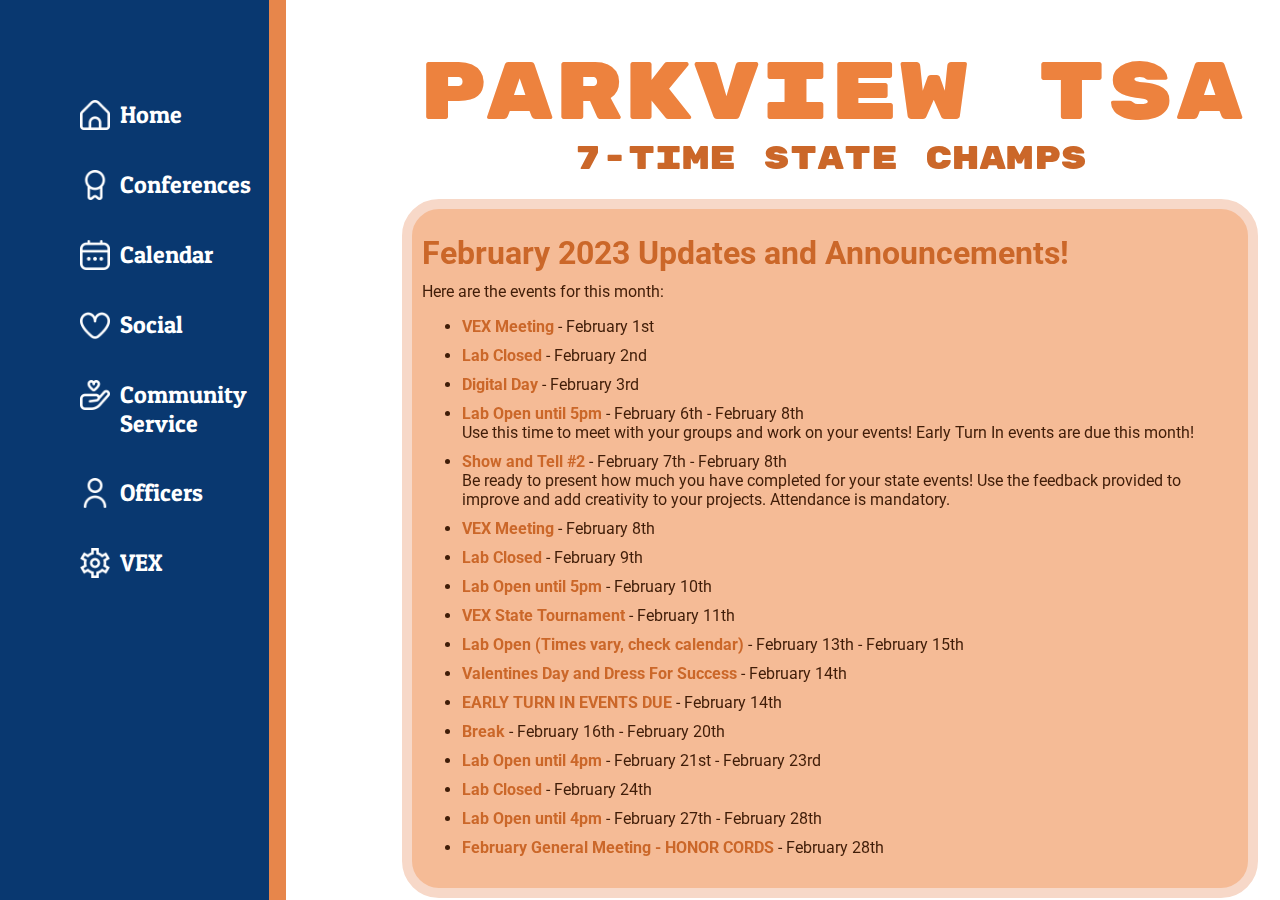
<file: index.html>
<!DOCTYPE html>
<html>

  <head>
    <meta charset="utf-8">
    <meta name="viewport" content="width=device-width">
    <link rel="shortcut icon" href="TSA Logo.png">
    <title>Parkview TSA</title>
    <link href="style.css" rel="stylesheet" type="text/css" />
    <script src="script.js"></script>

    <!--Google Fonts-->
<link rel="preconnect" href="https://fonts.googleapis.com">
<link rel="preconnect" href="https://fonts.gstatic.com" crossorigin>
<link href="https://fonts.googleapis.com/css2?family=Patua+One&display=swap" rel="stylesheet">

<link rel="preconnect" href="https://fonts.googleapis.com">
<link rel="preconnect" href="https://fonts.gstatic.com" crossorigin>
<link href="https://fonts.googleapis.com/css2?family=Rubik+Mono+One&display=swap" rel="stylesheet">

<link rel="preconnect" href="https://fonts.googleapis.com">
<link rel="preconnect" href="https://fonts.gstatic.com" crossorigin>
<link href="https://fonts.googleapis.com/css2?family=Roboto:ital,wght@0,100;0,300;0,400;0,500;0,700;0,900;1,100;1,300;1,400;1,500;1,700;1,900&display=swap" rel="stylesheet">
    <!--End of Fonts-->

  </head>

  <body>
    
    <!-- Sidebar -->
    <nav class = "sidebar" id = "container">

      <div class = "home-button">
        <a href = index.html>
          <img class = "hover-hide" src = home.png>
          <img class = "hover-show" src = "home_filled.png">
          <p>Home</p>
        </a>
      </div>


        <div class = "conferences-button">
          <a onclick = "toggleVisibility()" id = "button">
            <img class = "hover-hide" src = "badge.png">
            <img class = "hover-show" src = "badge_filled.png">
            <p>Conferences</p>
          </a>
        </div>




      <div class = "calendar-button">
        <a href = calendar.html>
          <img class = "hover-hide" src = "calendar.png">
          <img class = "hover-show" src = "calendar_filled.png">
          <p>Calendar</p>
        </a>
      </div>
      <div class = "social-button">
        <a href = social.html>
          <img class = "hover-hidden" src = "heart.png">
          <img class = "hover-show" src = "heart_filled.png">
          <p>Social</p>
        </a>
      </div>
      <div class = "service-button">
        <a href = service.html>
          <img class = "hover-hidden" src = "hand-holding-heart.png">
          <img class = "hover-show" src = "hand-holding-heart_filled.png">
          <p>Community Service</p>
        </a>
      </div>
      <div class = "officers-button">
        <a href = officers.html>
          <img class = "hover-hidden" src = "user.png">
          <img class = "hover-show" src = "user_filled.png">
          <p>Officers</p>
        </a>
      </div>
      <div class = "vex-button">
        <a href = vex.html>
          <img class = "hover-hidden" src = "settings.png">
          <img class = "hover-show" src = "settings_filled.png">
          <p>VEX</p>
        </a>
      </div>

      <div class = "sidebar-decoration"></div>


    </nav>

    <div class = "content" id = "content">
      <div class = "conf-dropdown">
      <a href = core.html>
        <p>CORE</p>
      </a>
      <a href = techday.html>
        <p>Tech Day</p>
      </a>
      <a href = flc.html>
        <p>FLC</p>
      </a>
      <a href = state.html>
        <p>State</p>
      </a>
      <a href = nationals.html>
        <p>Nationals</p>
      </a>
      <div class = "dropdown-decoration"></div>
    </div>
    </div>
    <!-- End of Sidebar -->



    <!-- Main Content -->
    <!-- Keep monthly content availible for 3 months then delete/archive as needed -->
    <div class = "main">
      <p class = "title">Parkview TSA</p>
      <p class = "subheading">7-Time State Champs</p>

        <div class = "announcement">
          <h1>February 2023 Updates and Announcements!</h1>
          <p>Here are the events for this month:</p>
          <ul>
            <li><b>VEX Meeting</b> - February 1st</li>
            <li><b>Lab Closed</b> - February 2nd</li>
            <li><b>Digital Day</b> - February 3rd</li>
            <li><b>Lab Open until 5pm</b> - February 6th - February 8th</li>
            <p>Use this time to meet with your groups and work on your events! Early Turn In events are due this month!</p>
            <li><b>Show and Tell #2</b> - February 7th - February 8th</li>
            <p>Be ready to present how much you have completed for your state events! Use the feedback provided to improve and add creativity to your projects. Attendance is mandatory.</p>
            <li><b>VEX Meeting</b> - February 8th</li>
            <li><b>Lab Closed</b> - February 9th</li>
            <li><b>Lab Open until 5pm</b> - February 10th</li>
            <li><b>VEX State Tournament</b> - February 11th</li>
            <li><b>Lab Open (Times vary, check calendar)</b> - February 13th - February 15th</li>
            <li><b>Valentines Day and Dress For Success</b> - February 14th</li>
            <li><b>EARLY TURN IN EVENTS DUE</b> - February 14th</li>
            <li><b>Break</b> - February 16th - February 20th</li>
            <li><b>Lab Open until 4pm</b> - February 21st - February 23rd</li>
            <li><b>Lab Closed</b> - February 24th</li>
            <li><b>Lab Open until 4pm</b> - February 27th - February 28th</li>
            <li><b>February General Meeting - HONOR CORDS</b> - February 28th</li>
          </ul>
        </div>

        <div class = "announcement">
          <h1>January 2023 Updates and Announcements!</h1>
          <p>Happy New Year! Welcome back to school. Don't forget that the deadline for Early Turn In events for the State Leadership Conference is coming up! Here are some events happening this month:</p>
          <ul>
            <li><b>First Day Back and LAST DAY TO PAY FOR SLC</b> - January 5th</li>
            <li><b>NCCA VEX Robotics Competition</b> - January 7th</li>
            <li><b>Show and Tell #1</b> - January 10th - January 11th</li>
            <p>Be ready to present how much you have completed for your state events! Use the feedback provided to improve and add creativity to your projects. Attendance is mandatory.</p>
            <li><b>Dress for Success</b> - Janurary 10th</li>
            <li><b>VEX Meeting</b> - January 11th</li>
            <li><b>MLK Jr. Day (No School)</b> - January 16th</li>
            <li><b>VEX Meeting</b> - January 18th</li>
            <li><b>Lab Closed</b> - January 20th</li>
            <li><b>Lab Open until 4pm</b> - January 23rd - January 26th</li>
            <p>Use this time to meet with your groups and work on your events!</p>
            <li><b>January General Meeting</b> - January 24th</li>
            <li><b>VEX Meeting</b> - January 25th</li>
            <li><b>Lab Closed</b> - January 27</li>
            <li><b>NCCA VEX Robotics Competition</b> - January 28th</li>
            <li class = "cross-out"><b>Early Show and Tell</b> - January 31st - February 1st</li>
            <p class = "rescheduled">Moved to February 7th - February 8th</p>
          </ul>
        </div>
        <div class = "announcement">
          <h1>December 2022 Updates and Announcements!</h1>
          <p>It's finals season! Good luck with your exams and have a restful winter break. Here's what we have planned for this month:</p>
          <ul>
            <li><b>Third State Check and State Workday</b> - December 1st</li>
            <li><b>CEC VEX Robotics Competition</b> - December 3rd</li>
            <li><b>Digital Day</b> - December 6th</li>
            <li><b>VEX Meeting</b> - December 7th</li>
            <li><b>TSA Winter Social</b> - December 8th</li>
            <li><b>Early Release/Final Exams</b> - December 14th - December 16th</li>
            <li><b>Winter Break</b> - December 19th - January 4th</li>
            <p>Make sure to continue working on your state events!</p>
          </ul>
        </div>


    </div>



  </body>

</html>
</file>
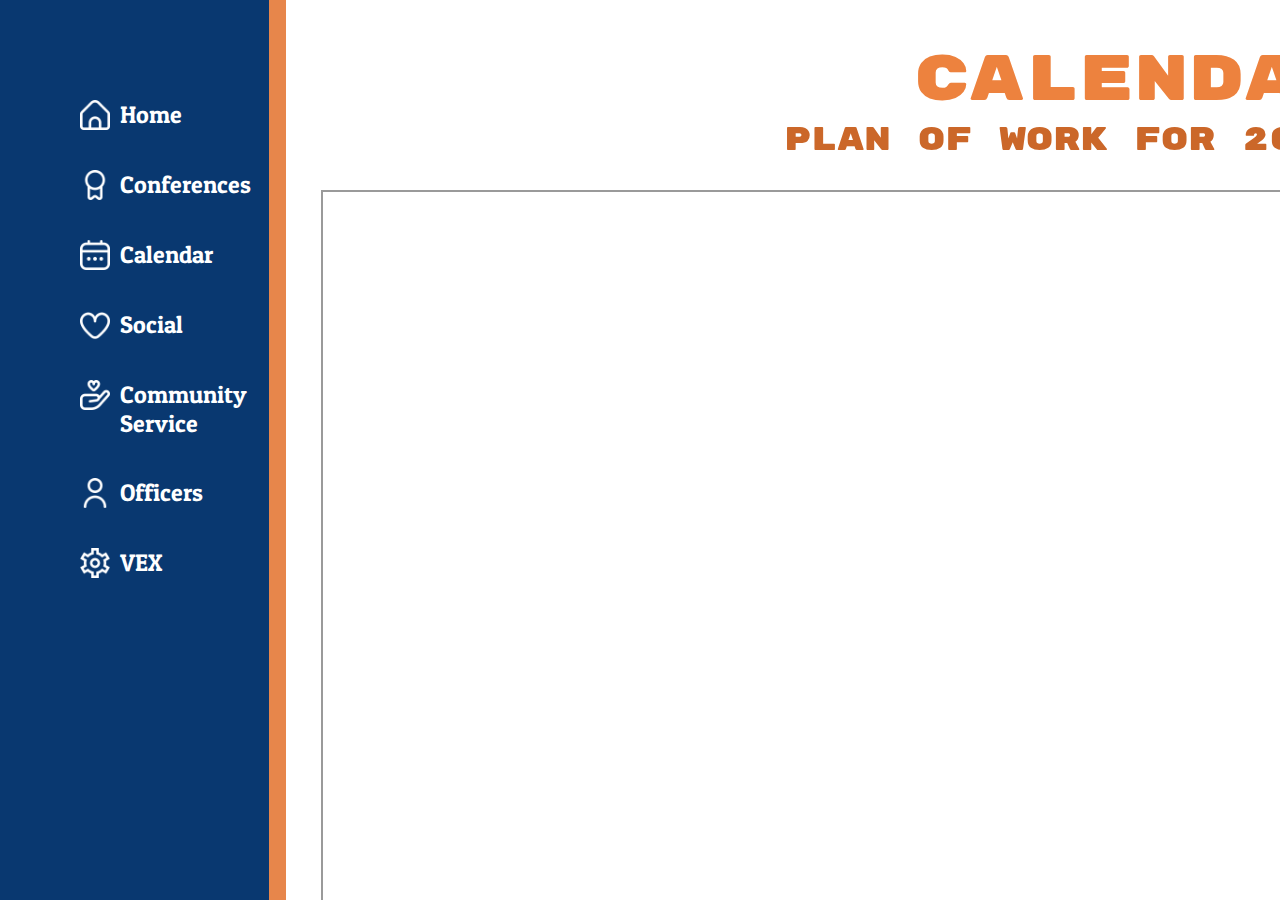
<file: calendar.html>
<!DOCTYPE html>
<html>

  <head>
    <meta charset="utf-8">
    <meta name="viewport" content="width=device-width">
    <link rel="shortcut icon" href="TSA Logo.png">
    <title>Parkview TSA</title>
    <link href="style.css" rel="stylesheet" type="text/css" />
    <script src="script.js"></script>

    <!--Google Fonts-->
<link rel="preconnect" href="https://fonts.googleapis.com">
<link rel="preconnect" href="https://fonts.gstatic.com" crossorigin>
<link href="https://fonts.googleapis.com/css2?family=Patua+One&display=swap" rel="stylesheet">

<link rel="preconnect" href="https://fonts.googleapis.com">
<link rel="preconnect" href="https://fonts.gstatic.com" crossorigin>
<link href="https://fonts.googleapis.com/css2?family=Rubik+Mono+One&display=swap" rel="stylesheet">

<link rel="preconnect" href="https://fonts.googleapis.com">
<link rel="preconnect" href="https://fonts.gstatic.com" crossorigin>
<link href="https://fonts.googleapis.com/css2?family=Roboto:ital,wght@0,100;0,300;0,400;0,500;0,700;0,900;1,100;1,300;1,400;1,500;1,700;1,900&display=swap" rel="stylesheet">

<link rel="preconnect" href="https://fonts.googleapis.com">
<link rel="preconnect" href="https://fonts.gstatic.com" crossorigin>
<link href="https://fonts.googleapis.com/css2?family=Rubik:ital,wght@0,300;0,400;0,500;0,600;0,700;0,800;0,900;1,300;1,400;1,500;1,600;1,700;1,800;1,900&display=swap" rel="stylesheet">
    <!--End of Fonts-->

  </head>

  <body>
    <!-- Sidebar -->
    <nav class = "sidebar" id = "container">

      <div class = "home-button">
        <a href = index.html>
          <img class = "hover-hide" src = home.png>
          <img class = "hover-show" src = "home_filled.png">
          <p>Home</p>
        </a>
      </div>


        <div class = "conferences-button">
          <a onclick = "toggleVisibility()" id = "button">
            <img class = "hover-hide" src = "badge.png">
            <img class = "hover-show" src = "badge_filled.png">
            <p>Conferences</p>
          </a>
        </div>




      <div class = "calendar-button">
        <a href = calendar.html>
          <img class = "hover-hide" src = "calendar.png">
          <img class = "hover-show" src = "calendar_filled.png">
          <p>Calendar</p>
        </a>
      </div>
      <div class = "social-button">
        <a href = social.html>
          <img class = "hover-hidden" src = "heart.png">
          <img class = "hover-show" src = "heart_filled.png">
          <p>Social</p>
        </a>
      </div>
      <div class = "service-button">
        <a href = service.html>
          <img class = "hover-hidden" src = "hand-holding-heart.png">
          <img class = "hover-show" src = "hand-holding-heart_filled.png">
          <p>Community Service</p>
        </a>
      </div>
      <div class = "officers-button">
        <a href = officers.html>
          <img class = "hover-hidden" src = "user.png">
          <img class = "hover-show" src = "user_filled.png">
          <p>Officers</p>
        </a>
      </div>
      <div class = "vex-button">
        <a href = vex.html>
          <img class = "hover-hidden" src = "settings.png">
          <img class = "hover-show" src = "settings_filled.png">
          <p>VEX</p>
        </a>
      </div>

      <div class = "sidebar-decoration"></div>


    </nav>

    <div class = "content" id = "content">
      <div class = "conf-dropdown">
      <a href = core.html>
        <p>CORE</p>
      </a>
      <a href = techday.html>
        <p>Tech Day</p>
      </a>
      <a href = flc.html>
        <p>FLC</p>
      </a>
      <a href = state.html>
        <p>State</p>
      </a>
      <a href = nationals.html>
        <p>Nationals</p>
      </a>
      <div class = "dropdown-decoration"></div>
    </div>
    </div>
    <!-- End of Sidebar -->

    <!-- Main Content -->
      <div class = "main-core">
        <p class = "heading">Calendar</p>
        <p class = "subheading">Plan of Work for 2022-2023</p>
        <div class = "text">
          <!-- <div class="video-wrapper"> -->
            <iframe width = "1606" height = "900" src="https://docs.google.com/spreadsheets/d/e/2PACX-1vQ6j0FXLsRf53WCCvHPZNX6v5N7UZkvwnSs73OE6kgEd6w7wdsnyk9mllQAxhTqiM9YaWgteO3xZwvW/pubhtml?widget=true&amp;headers=false"></iframe>
          <!-- </div> -->
        </div>
      </div>
    <!-- End of Content -->

  </body>
</html>
</file>
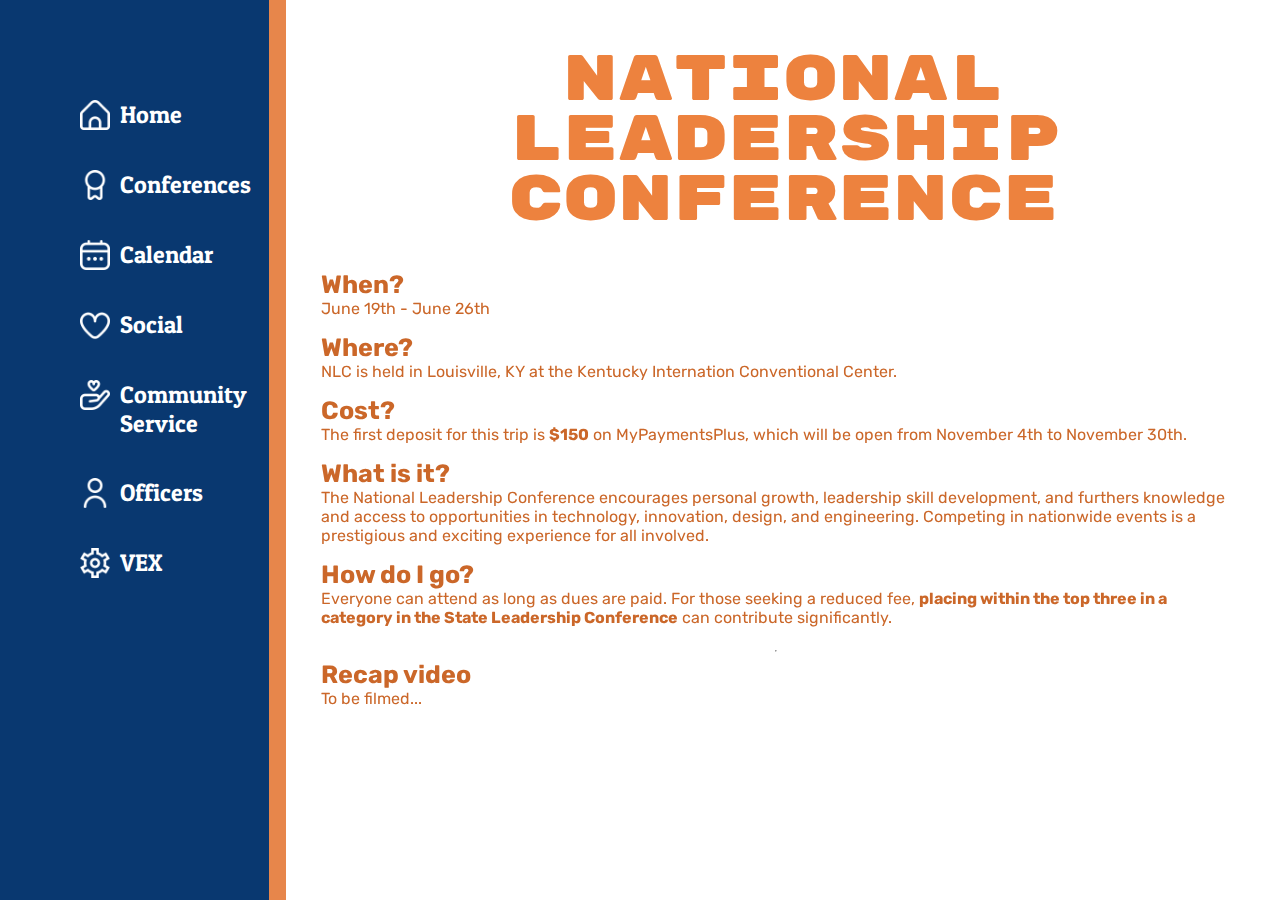
<file: nationals.html>
<!DOCTYPE html>
<html>

  <head>
    <meta charset="utf-8">
    <meta name="viewport" content="width=device-width">
    <link rel="shortcut icon" href="TSA Logo.png">
    <title>Parkview TSA</title>
    <link href="style.css" rel="stylesheet" type="text/css" />
    <script src="script.js"></script>

    <!--Google Fonts-->
<link rel="preconnect" href="https://fonts.googleapis.com">
<link rel="preconnect" href="https://fonts.gstatic.com" crossorigin>
<link href="https://fonts.googleapis.com/css2?family=Patua+One&display=swap" rel="stylesheet">

<link rel="preconnect" href="https://fonts.googleapis.com">
<link rel="preconnect" href="https://fonts.gstatic.com" crossorigin>
<link href="https://fonts.googleapis.com/css2?family=Rubik+Mono+One&display=swap" rel="stylesheet">

<link rel="preconnect" href="https://fonts.googleapis.com">
<link rel="preconnect" href="https://fonts.gstatic.com" crossorigin>
<link href="https://fonts.googleapis.com/css2?family=Roboto:ital,wght@0,100;0,300;0,400;0,500;0,700;0,900;1,100;1,300;1,400;1,500;1,700;1,900&display=swap" rel="stylesheet">

<link rel="preconnect" href="https://fonts.googleapis.com">
<link rel="preconnect" href="https://fonts.gstatic.com" crossorigin>
<link href="https://fonts.googleapis.com/css2?family=Rubik:ital,wght@0,300;0,400;0,500;0,600;0,700;0,800;0,900;1,300;1,400;1,500;1,600;1,700;1,800;1,900&display=swap" rel="stylesheet">
    <!--End of Fonts-->

  </head>

  <body>
    <!-- Sidebar -->
    <nav class = "sidebar" id = "container">

      <div class = "home-button">
        <a href = index.html>
          <img class = "hover-hide" src = home.png>
          <img class = "hover-show" src = "home_filled.png">
          <p>Home</p>
        </a>
      </div>


        <div class = "conferences-button">
          <a onclick = "toggleVisibility()" id = "button">
            <img class = "hover-hide" src = "badge.png">
            <img class = "hover-show" src = "badge_filled.png">
            <p>Conferences</p>
          </a>
        </div>




      <div class = "calendar-button">
        <a href = calendar.html>
          <img class = "hover-hide" src = "calendar.png">
          <img class = "hover-show" src = "calendar_filled.png">
          <p>Calendar</p>
        </a>
      </div>
      <div class = "social-button">
        <a href = social.html>
          <img class = "hover-hidden" src = "heart.png">
          <img class = "hover-show" src = "heart_filled.png">
          <p>Social</p>
        </a>
      </div>
      <div class = "service-button">
        <a href = service.html>
          <img class = "hover-hidden" src = "hand-holding-heart.png">
          <img class = "hover-show" src = "hand-holding-heart_filled.png">
          <p>Community Service</p>
        </a>
      </div>
      <div class = "officers-button">
        <a href = officers.html>
          <img class = "hover-hidden" src = "user.png">
          <img class = "hover-show" src = "user_filled.png">
          <p>Officers</p>
        </a>
      </div>
      <div class = "vex-button">
        <a href = vex.html>
          <img class = "hover-hidden" src = "settings.png">
          <img class = "hover-show" src = "settings_filled.png">
          <p>VEX</p>
        </a>
      </div>

      <div class = "sidebar-decoration"></div>


    </nav>

    <div class = "content" id = "content">
      <div class = "conf-dropdown">
      <a href = core.html>
        <p>CORE</p>
      </a>
      <a href = techday.html>
        <p>Tech Day</p>
      </a>
      <a href = flc.html>
        <p>FLC</p>
      </a>
      <a href = state.html>
        <p>State</p>
      </a>
      <a href = nationals.html>
        <p>Nationals</p>
      </a>
      <div class = "dropdown-decoration"></div>
    </div>
    </div>
    <!-- End of Sidebar -->

    <!-- Main Content -->
      <div class = "main-core">
        <p class = "heading">National Leadership Conference</p>
        <div class = "text">
          <h2>When?</h2>
            <p>June 19th - June 26th</p>
          <h2>Where?</h2>
            <p>NLC is held in Louisville, KY at the Kentucky Internation Conventional Center.</p>
          <h2>Cost?</h2>
            <p>The first deposit for this trip is <b>$150</b> on MyPaymentsPlus, which will be open from November 4th to November 30th.</p>
          <h2>What is it?</h2>
            <p>The National Leadership Conference encourages personal growth, leadership skill development, and furthers knowledge and access to opportunities in technology, innovation, design, and engineering. Competing in nationwide events is a prestigious and exciting experience for all involved.</p>
          <h2>How do I go?</h2>
            <p>Everyone can attend as long as dues are paid. For those seeking a reduced fee, <b>placing within the top three in a category in the State Leadership Conference</b> can contribute significantly.</p>
          <hr>
          <h2>Recap video</h2>
            <!-- <div class="video-wrapper">
              <iframe width="1821" height="1025" src="FLC recap.mp4" frameborder="0" allowfullscreen></iframe>
            </div> -->
            <p>To be filmed...</p>

        </div>
      </div>
    <!-- End of Content -->

  </body>
</html>
</file>
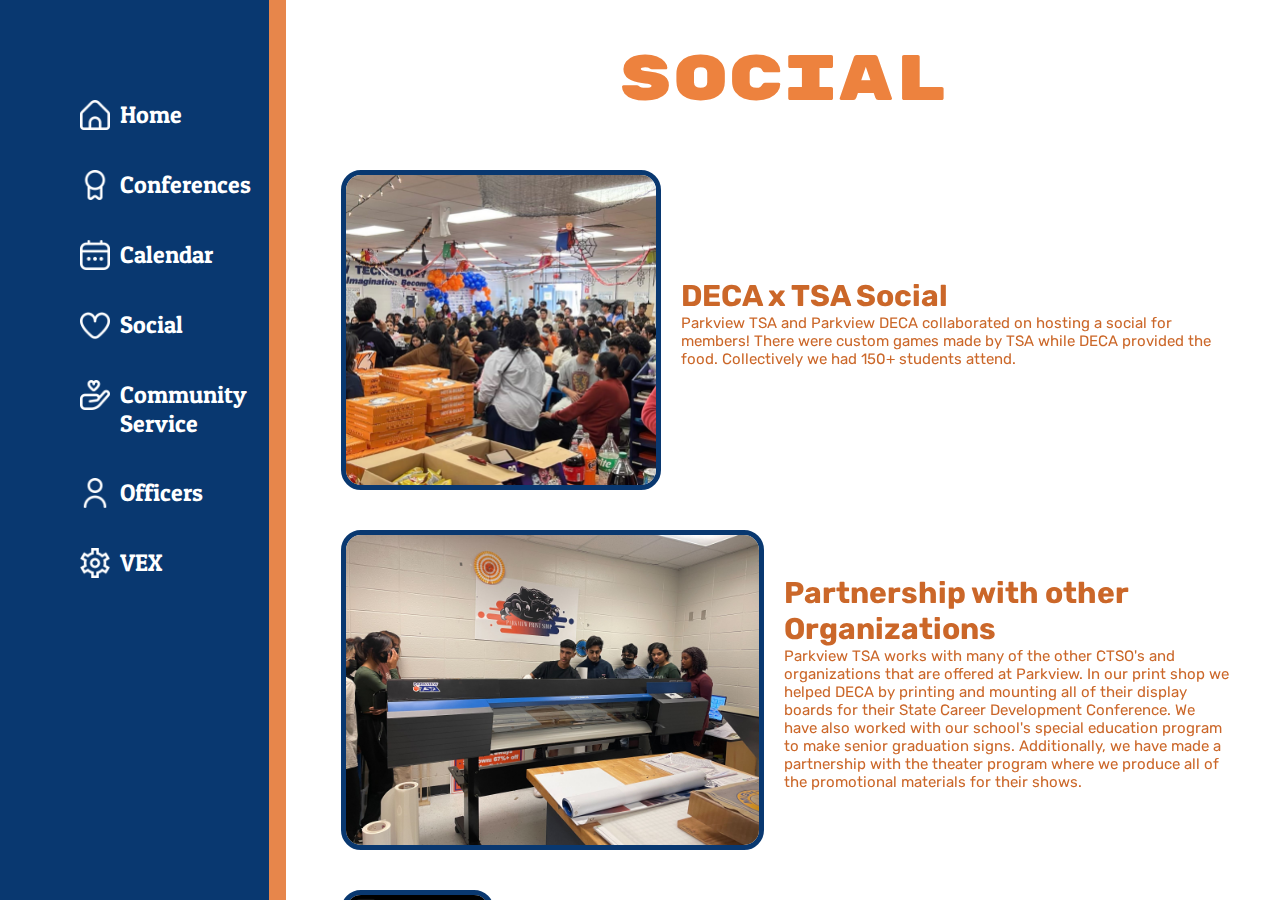
<file: social.html>
<!DOCTYPE html>
<html>

  <head>
    <meta charset="utf-8">
    <meta name="viewport" content="width=device-width">
    <link rel="shortcut icon" href="TSA Logo.png">
    <title>Parkview TSA</title>
    <link href="style.css" rel="stylesheet" type="text/css" />
    <script src="script.js"></script>

    <!--Google Fonts-->
<link rel="preconnect" href="https://fonts.googleapis.com">
<link rel="preconnect" href="https://fonts.gstatic.com" crossorigin>
<link href="https://fonts.googleapis.com/css2?family=Patua+One&display=swap" rel="stylesheet">

<link rel="preconnect" href="https://fonts.googleapis.com">
<link rel="preconnect" href="https://fonts.gstatic.com" crossorigin>
<link href="https://fonts.googleapis.com/css2?family=Rubik+Mono+One&display=swap" rel="stylesheet">

<link rel="preconnect" href="https://fonts.googleapis.com">
<link rel="preconnect" href="https://fonts.gstatic.com" crossorigin>
<link href="https://fonts.googleapis.com/css2?family=Roboto:ital,wght@0,100;0,300;0,400;0,500;0,700;0,900;1,100;1,300;1,400;1,500;1,700;1,900&display=swap" rel="stylesheet">

<link rel="preconnect" href="https://fonts.googleapis.com">
<link rel="preconnect" href="https://fonts.gstatic.com" crossorigin>
<link href="https://fonts.googleapis.com/css2?family=Rubik:ital,wght@0,300;0,400;0,500;0,600;0,700;0,800;0,900;1,300;1,400;1,500;1,600;1,700;1,800;1,900&display=swap" rel="stylesheet">
    <!--End of Fonts-->

  </head>

  <body>
    <!-- Sidebar -->
    <nav class = "sidebar" id = "container">

      <div class = "home-button">
        <a href = index.html>
          <img class = "hover-hide" src = home.png>
          <img class = "hover-show" src = "home_filled.png">
          <p>Home</p>
        </a>
      </div>


        <div class = "conferences-button">
          <a onclick = "toggleVisibility()" id = "button">
            <img class = "hover-hide" src = "badge.png">
            <img class = "hover-show" src = "badge_filled.png">
            <p>Conferences</p>
          </a>
        </div>




      <div class = "calendar-button">
        <a href = calendar.html>
          <img class = "hover-hide" src = "calendar.png">
          <img class = "hover-show" src = "calendar_filled.png">
          <p>Calendar</p>
        </a>
      </div>
      <div class = "social-button">
        <a href = social.html>
          <img class = "hover-hidden" src = "heart.png">
          <img class = "hover-show" src = "heart_filled.png">
          <p>Social</p>
        </a>
      </div>
      <div class = "service-button">
        <a href = service.html>
          <img class = "hover-hidden" src = "hand-holding-heart.png">
          <img class = "hover-show" src = "hand-holding-heart_filled.png">
          <p>Community Service</p>
        </a>
      </div>
      <div class = "officers-button">
        <a href = officers.html>
          <img class = "hover-hidden" src = "user.png">
          <img class = "hover-show" src = "user_filled.png">
          <p>Officers</p>
        </a>
      </div>
      <div class = "vex-button">
        <a href = vex.html>
          <img class = "hover-hidden" src = "settings.png">
          <img class = "hover-show" src = "settings_filled.png">
          <p>VEX</p>
        </a>
      </div>

      <div class = "sidebar-decoration"></div>


    </nav>

    <div class = "content" id = "content">
      <div class = "conf-dropdown">
      <a href = core.html>
        <p>CORE</p>
      </a>
      <a href = techday.html>
        <p>Tech Day</p>
      </a>
      <a href = flc.html>
        <p>FLC</p>
      </a>
      <a href = state.html>
        <p>State</p>
      </a>
      <a href = nationals.html>
        <p>Nationals</p>
      </a>
      <div class = "dropdown-decoration"></div>
    </div>
    </div>
    <!-- End of Sidebar -->

    <!-- Main Content -->
      <div class = "main-core">
        <p class = "heading">Social</p>
        <div class = "text">
          <div class = "next-to">
            <img src = "313211072_121380630734998_2154889958832664463_n.jpg">
            <div>
            <h2>DECA x TSA Social</h2>
              <p>Parkview TSA and Parkview DECA collaborated on hosting a social for members! There were custom games made by TSA while DECA provided the food. Collectively we had 150+ students attend.</p>
            </div>

          </div>

          <div class = "next-to">
            <img src = "IMG_1356.JPG">
            <div>
              <h2>Partnership with other Organizations</h2>
                <p>Parkview TSA works with many of the other CTSO's and organizations that are offered at Parkview. In our print shop we helped DECA by printing and mounting all of their display boards for their State Career Development Conference. We have also worked with our school's special education program to make senior graduation signs. Additionally, we have made a partnership with the theater program where we produce all of the promotional materials for their shows.</p>
            </div>
          </div>

          <div class = "next-to">
              <img class = "vertical-pic" src = "IMG_6555.PNG">
            <div>
              <h2>Communication between Chapters</h2>
                <p>The Gwinnett TSA chapters have been working hard to plan a joint Social with 10 other chapters. We have communicated through several DMs as well as zoom calls to make it the best social for all of our members. Activities include cookie decorating, scavenger hunt, and team challenges. Members will be able to meet and hang out with TSA members from other chapters, build bonds, and create great memories.</p>
            </div>

        </div>

        <div class = "next-to">
          <img src = "winter_social.jpg">
          <div>
          <h2>Winter Social</h2>
            <p>On December 8th, our chapter held a Winter Social consisting of games, prizes, and food.  Everyone dressed up in Christmas sweaters and festive clothing to celebrate our hard work during the first semester. Members competed in mini-games and made Gingerbread Houses.</p>
          </div>
          </div>

        </div>
      </div>
    <!-- End of Content -->

  </body>
</html>
</file>
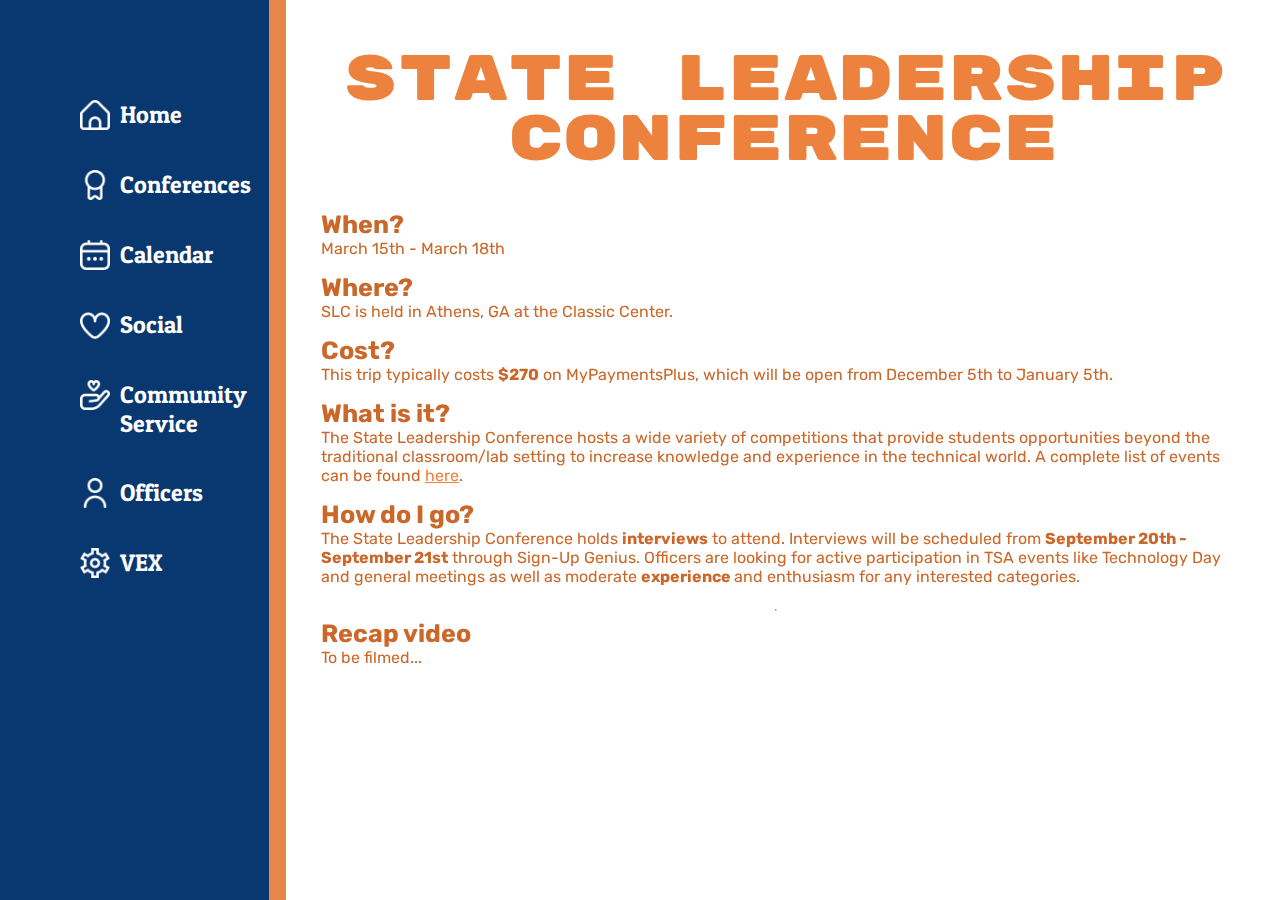
<file: state.html>
<!DOCTYPE html>
<html>

  <head>
    <meta charset="utf-8">
    <meta name="viewport" content="width=device-width">
    <link rel="shortcut icon" href="TSA Logo.png">
    <title>Parkview TSA</title>
    <link href="style.css" rel="stylesheet" type="text/css" />
    <script src="script.js"></script>

    <!--Google Fonts-->
<link rel="preconnect" href="https://fonts.googleapis.com">
<link rel="preconnect" href="https://fonts.gstatic.com" crossorigin>
<link href="https://fonts.googleapis.com/css2?family=Patua+One&display=swap" rel="stylesheet">

<link rel="preconnect" href="https://fonts.googleapis.com">
<link rel="preconnect" href="https://fonts.gstatic.com" crossorigin>
<link href="https://fonts.googleapis.com/css2?family=Rubik+Mono+One&display=swap" rel="stylesheet">

<link rel="preconnect" href="https://fonts.googleapis.com">
<link rel="preconnect" href="https://fonts.gstatic.com" crossorigin>
<link href="https://fonts.googleapis.com/css2?family=Roboto:ital,wght@0,100;0,300;0,400;0,500;0,700;0,900;1,100;1,300;1,400;1,500;1,700;1,900&display=swap" rel="stylesheet">

<link rel="preconnect" href="https://fonts.googleapis.com">
<link rel="preconnect" href="https://fonts.gstatic.com" crossorigin>
<link href="https://fonts.googleapis.com/css2?family=Rubik:ital,wght@0,300;0,400;0,500;0,600;0,700;0,800;0,900;1,300;1,400;1,500;1,600;1,700;1,800;1,900&display=swap" rel="stylesheet">
    <!--End of Fonts-->

  </head>

  <body>
    <!-- Sidebar -->
    <nav class = "sidebar" id = "container">

      <div class = "home-button">
        <a href = index.html>
          <img class = "hover-hide" src = home.png>
          <img class = "hover-show" src = "home_filled.png">
          <p>Home</p>
        </a>
      </div>


        <div class = "conferences-button">
          <a onclick = "toggleVisibility()" id = "button">
            <img class = "hover-hide" src = "badge.png">
            <img class = "hover-show" src = "badge_filled.png">
            <p>Conferences</p>
          </a>
        </div>




      <div class = "calendar-button">
        <a href = calendar.html>
          <img class = "hover-hide" src = "calendar.png">
          <img class = "hover-show" src = "calendar_filled.png">
          <p>Calendar</p>
        </a>
      </div>
      <div class = "social-button">
        <a href = social.html>
          <img class = "hover-hidden" src = "heart.png">
          <img class = "hover-show" src = "heart_filled.png">
          <p>Social</p>
        </a>
      </div>
      <div class = "service-button">
        <a href = service.html>
          <img class = "hover-hidden" src = "hand-holding-heart.png">
          <img class = "hover-show" src = "hand-holding-heart_filled.png">
          <p>Community Service</p>
        </a>
      </div>
      <div class = "officers-button">
        <a href = officers.html>
          <img class = "hover-hidden" src = "user.png">
          <img class = "hover-show" src = "user_filled.png">
          <p>Officers</p>
        </a>
      </div>
      <div class = "vex-button">
        <a href = vex.html>
          <img class = "hover-hidden" src = "settings.png">
          <img class = "hover-show" src = "settings_filled.png">
          <p>VEX</p>
        </a>
      </div>

      <div class = "sidebar-decoration"></div>


    </nav>

    <div class = "content" id = "content">
      <div class = "conf-dropdown">
      <a href = core.html>
        <p>CORE</p>
      </a>
      <a href = techday.html>
        <p>Tech Day</p>
      </a>
      <a href = flc.html>
        <p>FLC</p>
      </a>
      <a href = state.html>
        <p>State</p>
      </a>
      <a href = nationals.html>
        <p>Nationals</p>
      </a>
      <div class = "dropdown-decoration"></div>
    </div>
    </div>
    <!-- End of Sidebar -->

    <!-- Main Content -->
      <div class = "main-core">
        <p class = "heading">State Leadership Conference</p>
        <div class = "text">
          <h2>When?</h2>
            <p>March 15th - March 18th</p>
          <h2>Where?</h2>
            <p>SLC is held in Athens, GA at the Classic Center.</p>
          <h2>Cost?</h2>
            <p>This trip typically costs <b>$270</b> on MyPaymentsPlus, which will be open from December 5th to January 5th. </p>
          <h2>What is it?</h2>
            <p>The State Leadership Conference hosts a wide variety of competitions that provide students opportunities beyond the traditional classroom/lab setting to increase knowledge and experience in the technical world. A complete list of events can be found <a href = "https://tsaweb.org/competitions-programs/tsa/high-school-competitions">here</a>.</p>
          <h2>How do I go?</h2>
            <p>The State Leadership Conference holds <b>interviews</b> to attend. Interviews will be scheduled from <b>September 20th - September 21st</b> through Sign-Up Genius. Officers are looking for active participation in TSA events like Technology Day and general meetings as well as moderate <b> experience </b>and enthusiasm for any interested categories.</p>
          <hr>
          <h2>Recap video</h2>
            <!-- <div class="video-wrapper">
              <iframe width="1821" height="1025" src="FLC recap.mp4" frameborder="0" allowfullscreen></iframe>
            </div> -->
            <p>To be filmed...</p>

        </div>
      </div>
    <!-- End of Content -->

  </body>
</html>
</file>
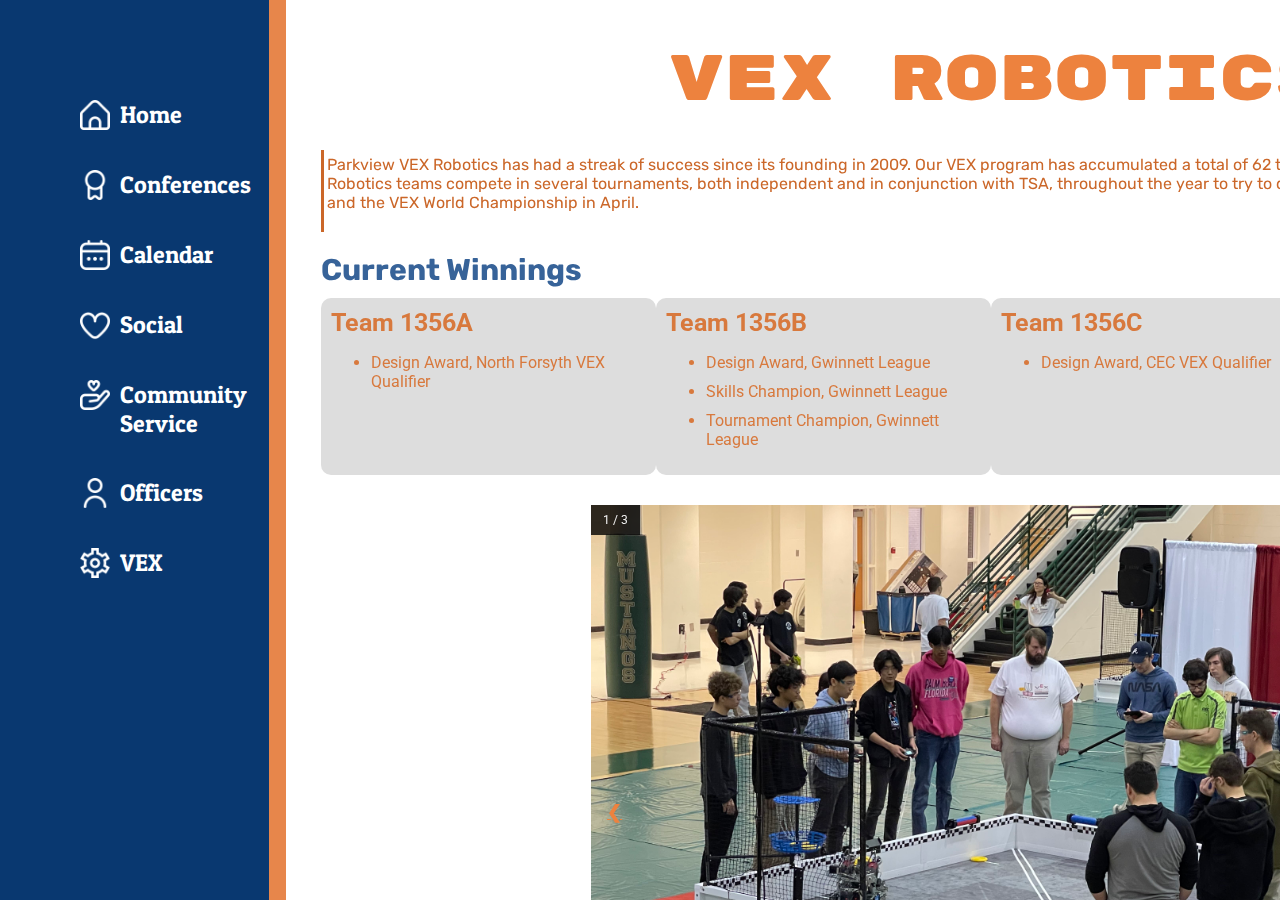
<file: vex.html>
<!DOCTYPE html>
<html>

  <head>
    <meta charset="utf-8">
    <meta name="viewport" content="width=device-width">
    <link rel="shortcut icon" href="TSA Logo.png">
    <title>Parkview TSA</title>
    <link href="style.css" rel="stylesheet" type="text/css" />
    <script src="script.js"></script>

    <!--Google Fonts-->
<link rel="preconnect" href="https://fonts.googleapis.com">
<link rel="preconnect" href="https://fonts.gstatic.com" crossorigin>
<link href="https://fonts.googleapis.com/css2?family=Patua+One&display=swap" rel="stylesheet">

<link rel="preconnect" href="https://fonts.googleapis.com">
<link rel="preconnect" href="https://fonts.gstatic.com" crossorigin>
<link href="https://fonts.googleapis.com/css2?family=Rubik+Mono+One&display=swap" rel="stylesheet">

<link rel="preconnect" href="https://fonts.googleapis.com">
<link rel="preconnect" href="https://fonts.gstatic.com" crossorigin>
<link href="https://fonts.googleapis.com/css2?family=Roboto:ital,wght@0,100;0,300;0,400;0,500;0,700;0,900;1,100;1,300;1,400;1,500;1,700;1,900&display=swap" rel="stylesheet">

<link rel="preconnect" href="https://fonts.googleapis.com">
<link rel="preconnect" href="https://fonts.gstatic.com" crossorigin>
<link href="https://fonts.googleapis.com/css2?family=Rubik:ital,wght@0,300;0,400;0,500;0,600;0,700;0,800;0,900;1,300;1,400;1,500;1,600;1,700;1,800;1,900&display=swap" rel="stylesheet">
    <!--End of Fonts-->

  </head>

  <body>
    <!-- Sidebar -->
    <nav class = "sidebar" id = "container">

      <div class = "home-button">
        <a href = index.html>
          <img class = "hover-hide" src = home.png>
          <img class = "hover-show" src = "home_filled.png">
          <p>Home</p>
        </a>
      </div>


        <div class = "conferences-button">
          <a onclick = "toggleVisibility()" id = "button">
            <img class = "hover-hide" src = "badge.png">
            <img class = "hover-show" src = "badge_filled.png">
            <p>Conferences</p>
          </a>
        </div>




      <div class = "calendar-button">
        <a href = calendar.html>
          <img class = "hover-hide" src = "calendar.png">
          <img class = "hover-show" src = "calendar_filled.png">
          <p>Calendar</p>
        </a>
      </div>
      <div class = "social-button">
        <a href = social.html>
          <img class = "hover-hidden" src = "heart.png">
          <img class = "hover-show" src = "heart_filled.png">
          <p>Social</p>
        </a>
      </div>
      <div class = "service-button">
        <a href = service.html>
          <img class = "hover-hidden" src = "hand-holding-heart.png">
          <img class = "hover-show" src = "hand-holding-heart_filled.png">
          <p>Community Service</p>
        </a>
      </div>
      <div class = "officers-button">
        <a href = officers.html>
          <img class = "hover-hidden" src = "user.png">
          <img class = "hover-show" src = "user_filled.png">
          <p>Officers</p>
        </a>
      </div>
      <div class = "vex-button">
        <a href = vex.html>
          <img class = "hover-hidden" src = "settings.png">
          <img class = "hover-show" src = "settings_filled.png">
          <p>VEX</p>
        </a>
      </div>

      <div class = "sidebar-decoration"></div>


    </nav>

    <div class = "content" id = "content">
      <div class = "conf-dropdown">
      <a href = core.html>
        <p>CORE</p>
      </a>
      <a href = techday.html>
        <p>Tech Day</p>
      </a>
      <a href = flc.html>
        <p>FLC</p>
      </a>
      <a href = state.html>
        <p>State</p>
      </a>
      <a href = nationals.html>
        <p>Nationals</p>
      </a>
      <div class = "dropdown-decoration"></div>
    </div>
    </div>
    <!-- End of Sidebar -->

    <!-- Main Content -->
      <div class = "main-core">
        <p class = "heading">VEX Robotics</p>
        <!-- <p class = "subheading">Plan of Work for 2022-2023</p> -->
        <div class = "text">
          <div class = "bracket-text">
            <p>Parkview VEX Robotics has had a streak of success since its founding in 2009. Our VEX program has accumulated a total of 62 trophies, winning 7 this year so far. Parkview's VEX Robotics teams compete in several tournaments, both independent and in conjunction with TSA, throughout the year to try to qualify for the Georgia State Competition in March and the VEX World Championship in April.</p>
          </div>
          <h1 class = "winnings">Current Winnings</h1>
          <div class = "vex-teams">
            <div class = "team">
              <h2>Team 1356A</h2>
              <ul>
                <li>Design Award, North Forsyth VEX Qualifier</li>
              </ul>
            </div>
            <div class = "team">
              <h2>Team 1356B</h2>
              <ul>
                <li>Design Award, Gwinnett League</li>
                <li>Skills Champion, Gwinnett League</li>
                <li>Tournament Champion, Gwinnett League</li>
              </ul>
            </div>
            <div class = "team">
              <h2>Team 1356C</h2>
              <ul>
                <li>Design Award, CEC VEX Qualifier</li>
              </ul>
            </div>
            <div class = "team">
              <h2>Team 1356X</h2>
              <ul>
                <li>Skills Champion, CEC VEX Qualifier</li>
                <li>Tournament Champion, Ola VEX Qualifier</li>
              </ul>
            </div>
          </div>
          <!-- Start of Slideshow -->
           <!-- Slideshow container -->
<div class="slideshow-container">

  <!-- Full-width images with number and caption text -->
  <div class="mySlides fade">
    <div class="numbertext">1 / 3</div>
    <img src="IMG_3552.jpg" style="width:100%">
    <!-- <div class="caption">Caption Text</div> -->
  </div>

  <div class="mySlides fade">
    <div class="numbertext">2 / 3</div>
    <img src="IMG_3550.jpg" style="width:100%">
    <!-- <div class="caption">Caption Two</div> -->
  </div>

  <div class="mySlides fade">
    <div class="numbertext">3 / 3</div>
    <img src="IMG_3586.jpg" style="width:100%">
    <!-- <div class="caption">Caption Three</div> -->
  </div>

  <!-- Next and previous buttons -->
  <a class="prev" onclick="plusSlides(-1)">&#10094;</a>
  <a class="next" onclick="plusSlides(1)">&#10095;</a>
</div>
<br>

<!-- The dots/circles -->
<div style="text-align:center">
  <span class="dot" onclick="currentSlide(1)"></span>
  <span class="dot" onclick="currentSlide(2)"></span>
  <span class="dot" onclick="currentSlide(3)"></span>
</div>


<script>
let slideIndex = 1;
showSlides(slideIndex);

// Next/previous controls
function plusSlides(n) {
  showSlides(slideIndex += n);
}

// Thumbnail image controls
function currentSlide(n) {
  showSlides(slideIndex = n);
}

function showSlides(n) {
  let i;
  let slides = document.getElementsByClassName("mySlides");
  let dots = document.getElementsByClassName("dot");
  if (n > slides.length) {slideIndex = 1}
  if (n < 1) {slideIndex = slides.length}
  for (i = 0; i < slides.length; i++) {
    slides[i].style.display = "none";
  }
  for (i = 0; i < dots.length; i++) {
    dots[i].className = dots[i].className.replace(" active", "");
  }
  slides[slideIndex-1].style.display = "block";
  dots[slideIndex-1].className += " active";
}
</script>
          <!-- End of Slideshow -->

        </div>
      </div>
    <!-- End of Content -->

  </body>

</html>
</file>
<file: style.css>
html{
  padding:0px;
  margin: 0px;
  overflow-y: hidden;
}

body{
  width: inherit;
  height: inherit;
  z-index: 0;
  margin: 0px;
  /* background-image: url(pvtsabg.jpg);
  background-repeat: no-repeat;
  background-size: cover; */
}

/* .w3-sidebar{
height:100%;
width:200px;
background-color:#fff;
position:fixed!important;
z-index:1;
overflow:auto
} */
.sidebar{
  background-color: #093870;
  color: white;
  position: sticky;
  width: 269px;
  height: 100vh;
  left: 0px;
  top: 0px;
  display: flex;
  flex-direction: column;

}

.sidebar p{
  margin: 0px;
  margin-left: 10px;
}


a {
  color: white;
  text-decoration: none;
}

.home-button{
  /* position: absolute;
  width: 198px;
  height: 29px; */
  left: 102px;
  top: 82px;

  font-family: 'Patua One';
  font-style: normal;
  font-weight: 400;
  font-size: 24px;
  line-height: 29px;
  display:flex;
  margin-top: 80px;

}

.home-button a{
  
  padding-left: 80px;
  padding-top: 20px;
  padding-bottom: 20px;
  
}

.home-button:hover{
  background-color: #26538a;
  transition: 0.3s;
}

.home-button:hover .hover-show{
  visibility: visible;
}

.home-button:hover .hover-hide{
  visibility: hidden;
}


.conferences-button{
  /* position: absolute;
  width: 198px;
  height: 29px; */
  left: 102px;
  top: 134px;

  font-family: 'Patua One';
  font-style: normal;
  font-weight: 400;
  font-size: 24px;
  line-height: 29px;

  padding-left: 80px;
  padding-top: 20px;
  padding-bottom: 20px;  

}

.conferences-button:hover{
  background-color: #26538a;
  transition: 0.3s;
}

.conferences-button:hover .hover-show{
  visibility: visible;
}

.conferences-button:hover .hover-hide{
  visibility: hidden;
}

.calendar-button{
  /* position: absolute;
  width: 198px;
  height: 29px; */
  left: 102px;
  top: 186px;

  font-family: 'Patua One';
  font-style: normal;
  font-weight: 400;
  font-size: 24px;
  line-height: 29px;
  padding-left: 80px;
  padding-top: 20px;
  padding-bottom: 20px;  
}

.calendar-button:hover{
  background-color: #26538a;
  transition: 0.3s;
}

.calendar-button:hover .hover-show{
  visibility: visible;
}

.calendar-button:hover .hover-hide{
  visibility: hidden;
}

.social-button{
  /* position: absolute;
  width: 198px;
  height: 29px; */
  left: 102px;
  top: 238px;

  font-family: 'Patua One';
  font-style: normal;
  font-weight: 400;
  font-size: 24px;
  line-height: 29px;
  padding-left: 80px;
  padding-top: 20px;
  padding-bottom: 20px;  

}

.social-button:hover{
  background-color: #26538a;
  transition: 0.3s;
}

.social-button:hover .hover-show{
  visibility: visible;
}

.social-button:hover .hover-hide{
  visibility: hidden;
}

.service-button{
  /* position: absolute;
  width: 198px;
  height: 52px; */
  left: 102px;
  top: 290px;

  font-family: 'Patua One';
  font-style: normal;
  font-weight: 400;
  font-size: 24px;
  line-height: 29px;
  padding-left: 80px;
  padding-top: 20px;
  padding-bottom: 20px;  

}

.service-button:hover{
  background-color: #26538a;
  transition: 0.3s;
}

.service-button:hover .hover-show{
  visibility: visible;
}

.service-button:hover .hover-hide{
  visibility: hidden;
}

.officers-button{
  /* position: absolute;
  width: 198px;
  height: 28px; */
  left: 102px;
  top: 365px;

  font-family: 'Patua One';
  font-style: normal;
  font-weight: 400;
  font-size: 24px;
  line-height: 29px;
  padding-left: 80px;
  padding-top: 20px;
  padding-bottom: 20px;  

}


.officers-button:hover{
  background-color: #26538a;
  transition: 0.3s;
}

.officers-button:hover .hover-show{
  visibility: visible;
}

.officers-button:hover .hover-hide{
  visibility: hidden;
}

.vex-button{
  /* position: absolute;
  width: 198px;
  height: 28px; */
  left: 102px;
  top: 416px;

  font-family: 'Patua One';
  font-style: normal;
  font-weight: 400;
  font-size: 24px;
  line-height: 29px;
  padding-left: 80px;
  padding-top: 20px;
  padding-bottom: 20px;  
}

.vex-button:hover{
  background-color: #26538a;
  transition: 0.3s;
}

.vex-button:hover .hover-show{
  visibility: visible;
}

.vex-button:hover .hover-hide{
  visibility: hidden;
}

.hover-show{
  position: fixed;
  z-index: 1;
  visibility: hidden;
}

.hover-hide{
  visibility: visible;
}

.sidebar-decoration{
  position: absolute;
  width: 17px;
  height: 100%;
  left: 269px;
  top: 0px;

  background: #E7864B;
}

.main{
  /* width: calc(100%-286px); */
  width: 85vw;
  height: 100vh;
  /* top: 0px; */
  margin-left: 286px;
  /* position: fixed; */
  display: flex;
  flex-direction: column;
  align-items: center;
  top: 0;
  bottom:0;
  position:fixed;
  overflow-y:scroll;
  overflow-x:hidden;


  /* align-items: center; */

}

.title{
  display: block;
  font-family: 'Rubik Mono One';
  font-style: normal;
  font-weight: 400;
  font-size: 81px;
  line-height: 89px;
  text-align: center;
  margin-top: 50px;
  color: #ED823E;
  margin-bottom:0px;
}

.heading{
  display: block;
  font-family: 'Rubik Mono One';
  font-style: normal;
  font-weight: 300;
  font-size: 65px;
  line-height: 60px;
  text-align: center;
  margin-top: 50px;
  color: #ED823E;
  margin-bottom:10px;
}

.subheading{
  display: block;
  font-family: 'Rubik Mono One';
  font-style: normal;
  font-weight: 400;
  font-size: 32px;
  line-height: 40px;
  text-align: center;

  color: #CB6729;
  margin:0px;
}

.main-core{
  width: calc(100%-286px);
  height: 100vh;
  margin-left: 286px;
  display: flex;
  flex-direction: column;
  top: 0;
  bottom:0;
  position:fixed;
  overflow-y:scroll;
  overflow-x:hidden;
}

.text{
  display: flex;
  text-align: left;
  margin-top: 30px;
  margin-left: 35px;
  margin-right: 50px;
  color: #CB6729;
  flex-direction: column;
  margin-bottom: 30px;
}

.text h2{
  font-family: 'Rubik';
  font-weight: 100px;
  font-size: 25px;
  margin: 0px;
}
.text p{
  margin: 0px;
  margin-bottom: 15px;
  font-family: 'Rubik';
}

.text a{
  color: #ED823E;
  text-decoration: underline;
}

.video-wrapper {
  position: relative;
  padding-bottom: 56.25%;
  height: 0;
}

.video-wrapper object,
.video-wrapper embed,
.video-wrapper iframe {
  position: absolute;
  top: 0;
  left: 0;
  width: 100%;
  height: 100%;
}

.next-to{
  display: flex;
  flex-direction: row;
  align-items: center;
}

.next-to h2{
  font-size: 30px;
  /* text-align: center; */
}

.next-to p{
  font-size: 15px;
  /* text-align: center; */
}

.next-to img{
  object-fit: cover;
  margin: 20px;
  width: 499px;
  height: 310px;
  border-color: #093870;
  border-radius: 20px;
  border-width: 5px;
  border-style: solid;
}

.vertical-pic{
  margin: 20px;
  /* width: 1000px;
  height: 1000px; */
  border-color: #093870;
  border-radius: 20px;
  border-width: 5px;
  border-style: solid;
}

.gallery{
  display: flex;
  justify-content: space-around;
  width: 1606px;
  flex-wrap: wrap;

}

.gallery h2{
  font-size: 27px;
  font-family: 'Rubik';
  text-align: center;
  margin:0px;
  margin-bottom: 10px;
  font-weight: bold;
}

.gallery h3{
  font-size: 17px;
  font-family: 'Rubik';
  text-align: center;
  margin: 0px;
  font-weight: normal;
}

.officer-pic{
  object-fit: cover;
  width: 200px;
  height: 300px;
}

/* .core-pics{
  display: flex;
  flex-direction: row;
  flex-wrap: wrap;
}

.core-pics img{

} */


.bracket-text{
  padding-top: 5px;
  padding-bottom: 5px;
  padding-left: 3px;
  border-left-style: solid;
  border-width: 3px;
  margin-bottom: 20px;
}



/* Sidebar */

.side-sidebar{
  display: none;
}

.content{
  display: none;
  
}

.visibility{
  display: inline;
}

.conf-dropdown{
  position: sticky;
  top: 0px;
  bottom: 0px;
  /* left:0px; */
  margin-left: 286px;
  z-index: 1;
  background-color: #FAD8CC;
  color: gray;
  width: 130px;
  height: 100vh;
  font-family: 'Patua One';
  font-style: normal;
  font-weight: 400;
  font-size: 18px;
  line-height: 29px;

  /*   background-color: #093870;
    color: white;
    position: sticky;
    width: 269px;
    height: 100vh;
    left: 0px;
    top: 0px;
    display: flex;
    flex-direction: column; */

}

.conf-dropdown p{
  margin: 0px;
  margin-top: 10px;
  padding-left: 10px;
  color: #EC8139;
}


.dropdown-decoration{
  position: absolute;
  width: 5px;
  height: 100%;
  left: 130px;
  top: 0px;

  background: #F8B899;
}

.announcement{
  margin-top: 20px;
  margin-bottom: 20px;
  background-color: #F5BB96;
  text-align: left;
  border-style: solid;
  border-width: 10px;
  border-color: #F7D8C8;
  border-radius: 37px;
  width: 75%;
  padding-left: 10px;
  padding-right: 10px;
  padding-top: 15px;
  padding-bottom: 15px;
  font-family: 'Roboto', sans-serif;
  color: #401d08;
}

.announcement h1{
  color: #CB6729;
  margin-bottom: 10px;
  margin-top: 10px;
}

.announcement b{
    color: #CB6729;
}

.announcement p{
  margin: 0px;
}

.cross-out{
  text-decoration: line-through;
}

.rescheduled{
  color: rgb(226, 56, 26);
  font-weight: bo;
}

.sidebar img {
  width: 30px;
  height: 30px;
  align-items: flex-end;
}

.sidebar a{
  display: flex;
  /* margin-left: 80px;
  margin-top: 40px; */


}
li{
  margin-top: 10px;
}

.vex-teams{
  display: flex;
  justify-content: space-between;
  margin-top: 10px;
}

.team{
  background-color: #dddddd;
  width: 35vh;
  padding: 10px;
  border-radius: 10px;
}

.team:hover{
  background-color: #e7e4e4;
  transition: .03s;
}

.team h2{
  font-family: 'Roboto', sans-serif;
  color: #d8793d;
}

.team li{
  font-family: 'Roboto', sans-serif;
  color: #d8793d;
}

.winnings{
  color: #376399;
  font-size: 30px;
  font-family: 'Rubik';
  font-weight: 100px;
  margin: 0px;
}

/* start slide */
/* * {box-sizing:border-box} */

/* Slideshow container */
.slideshow-container {
  max-width: 1000px;
  position: relative;
  margin: auto;
  margin-top: 30px;
}

/* Hide the images by default */
.mySlides {
  display: none;
}

.mySlides img{
  object-fit: cover;
  max-height: 600px;
}

/* Next & previous buttons */
.prev, .next {
  cursor: pointer;
  position: absolute;
  top: 50%;
  width: auto;
  margin-top: -22px;
  padding: 16px;
  color: white;
  font-weight: bold;
  font-size: 18px;
  transition: 0.6s ease;
  border-radius: 0 3px 3px 0;
  user-select: none;
}

/* Position the "next button" to the right */
.next {
  right: 0;
  border-radius: 3px 0 0 3px;
}

/* On hover, add a black background color with a little bit see-through */
.prev:hover, .next:hover {
  background-color: rgba(0,0,0,0.5);
}

/* Caption text */
.caption {
  color: #f2f2f2;
  font-size: 15px;
  padding: 8px 12px;
  position: absolute;
  bottom: 8px;
  width: 100%;
  text-align: center;
  font-family: 'Roboto', sans-serif;
  background: rgba(0,0,0,0.5);
}

/* Number text (1/3 etc) */
.numbertext {
  color: #f2f2f2;
  font-size: 12px;
  padding: 8px 12px;
  position: absolute;
  top: 0;
  font-family: 'Roboto', sans-serif;
  background: rgba(0,0,0,0.8);
}

/* The dots/bullets/indicators */
.dot {
  cursor: pointer;
  height: 15px;
  width: 15px;
  margin: 0 2px;
  background-color: #bbb;
  border-radius: 50%;
  display: inline-block;
  transition: background-color 0.6s ease;
}

.active, .dot:hover {
  background-color: #717171;
}

/* Fading animation */
.fade {
  animation-name: fade;
  animation-duration: 1.5s;
}

@keyframes fade {
  from {opacity: .4}
  to {opacity: 1}
}
/* end slide */
</file>
